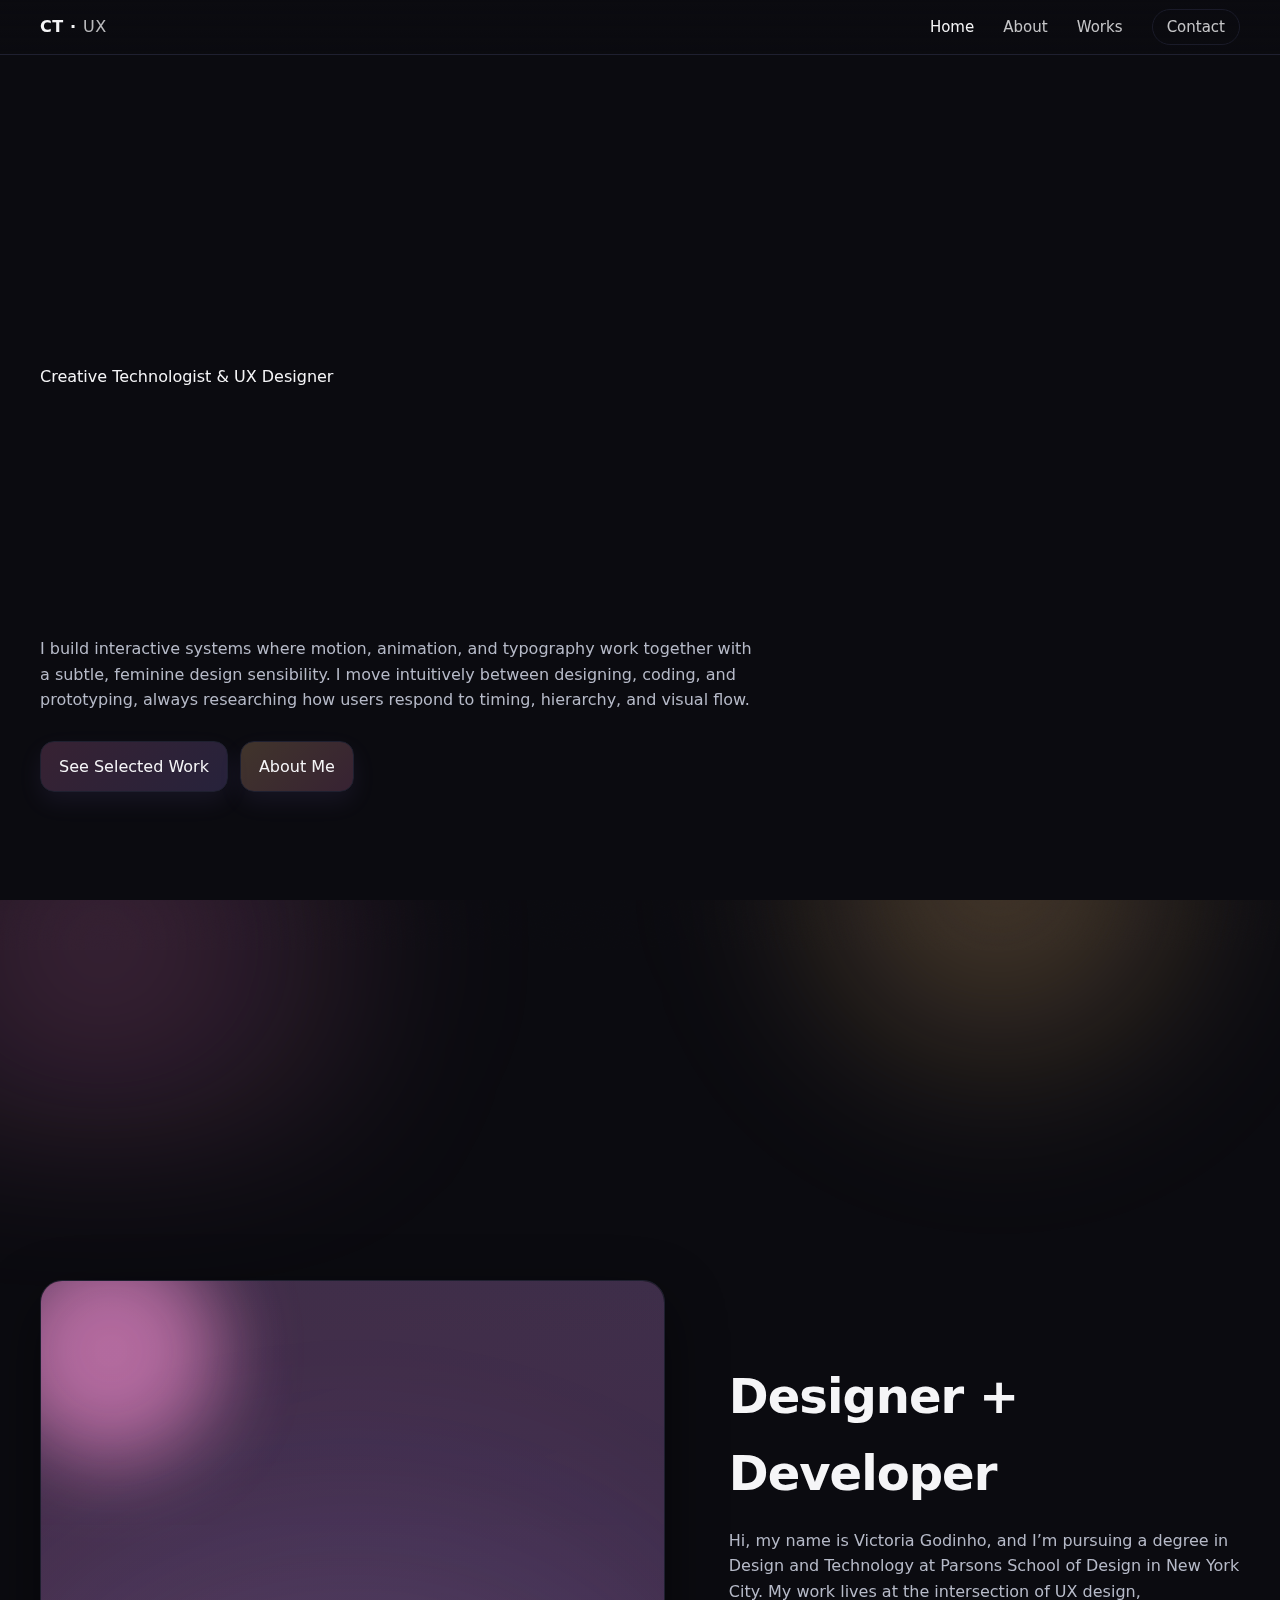
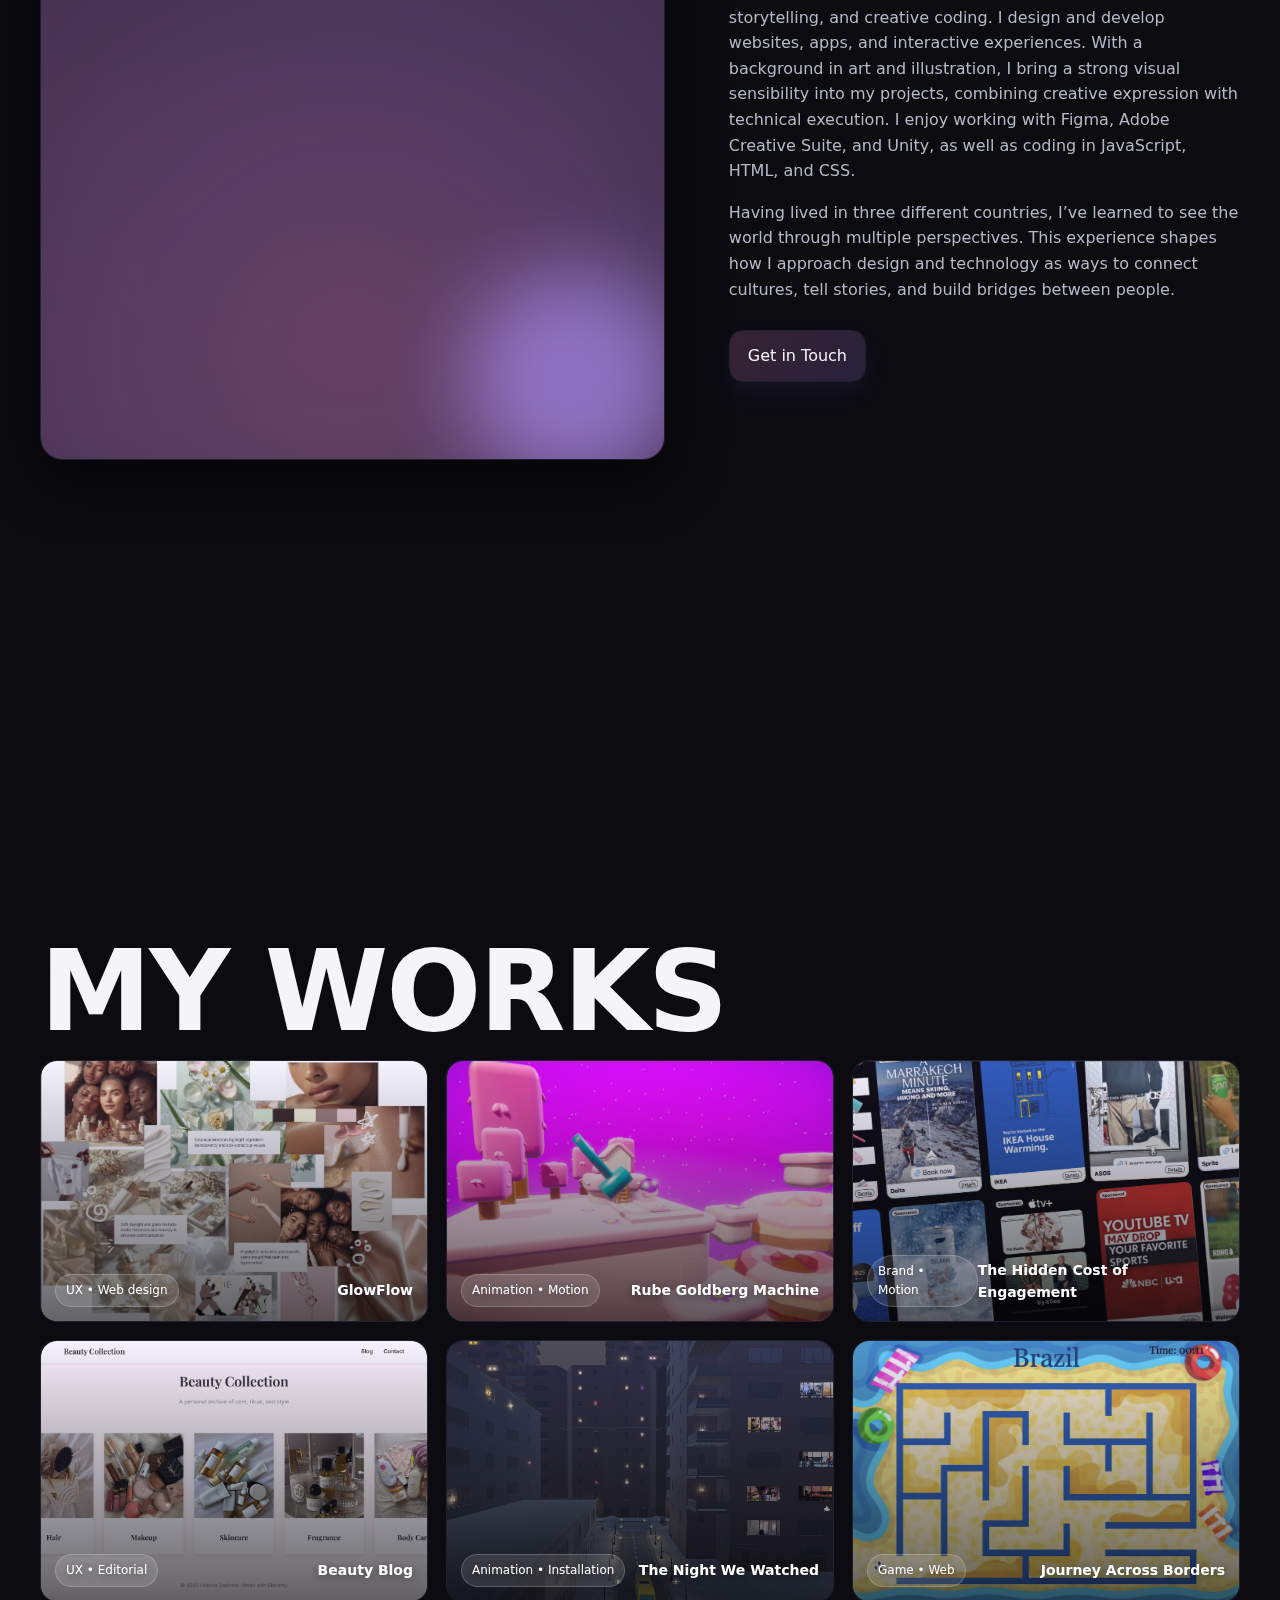
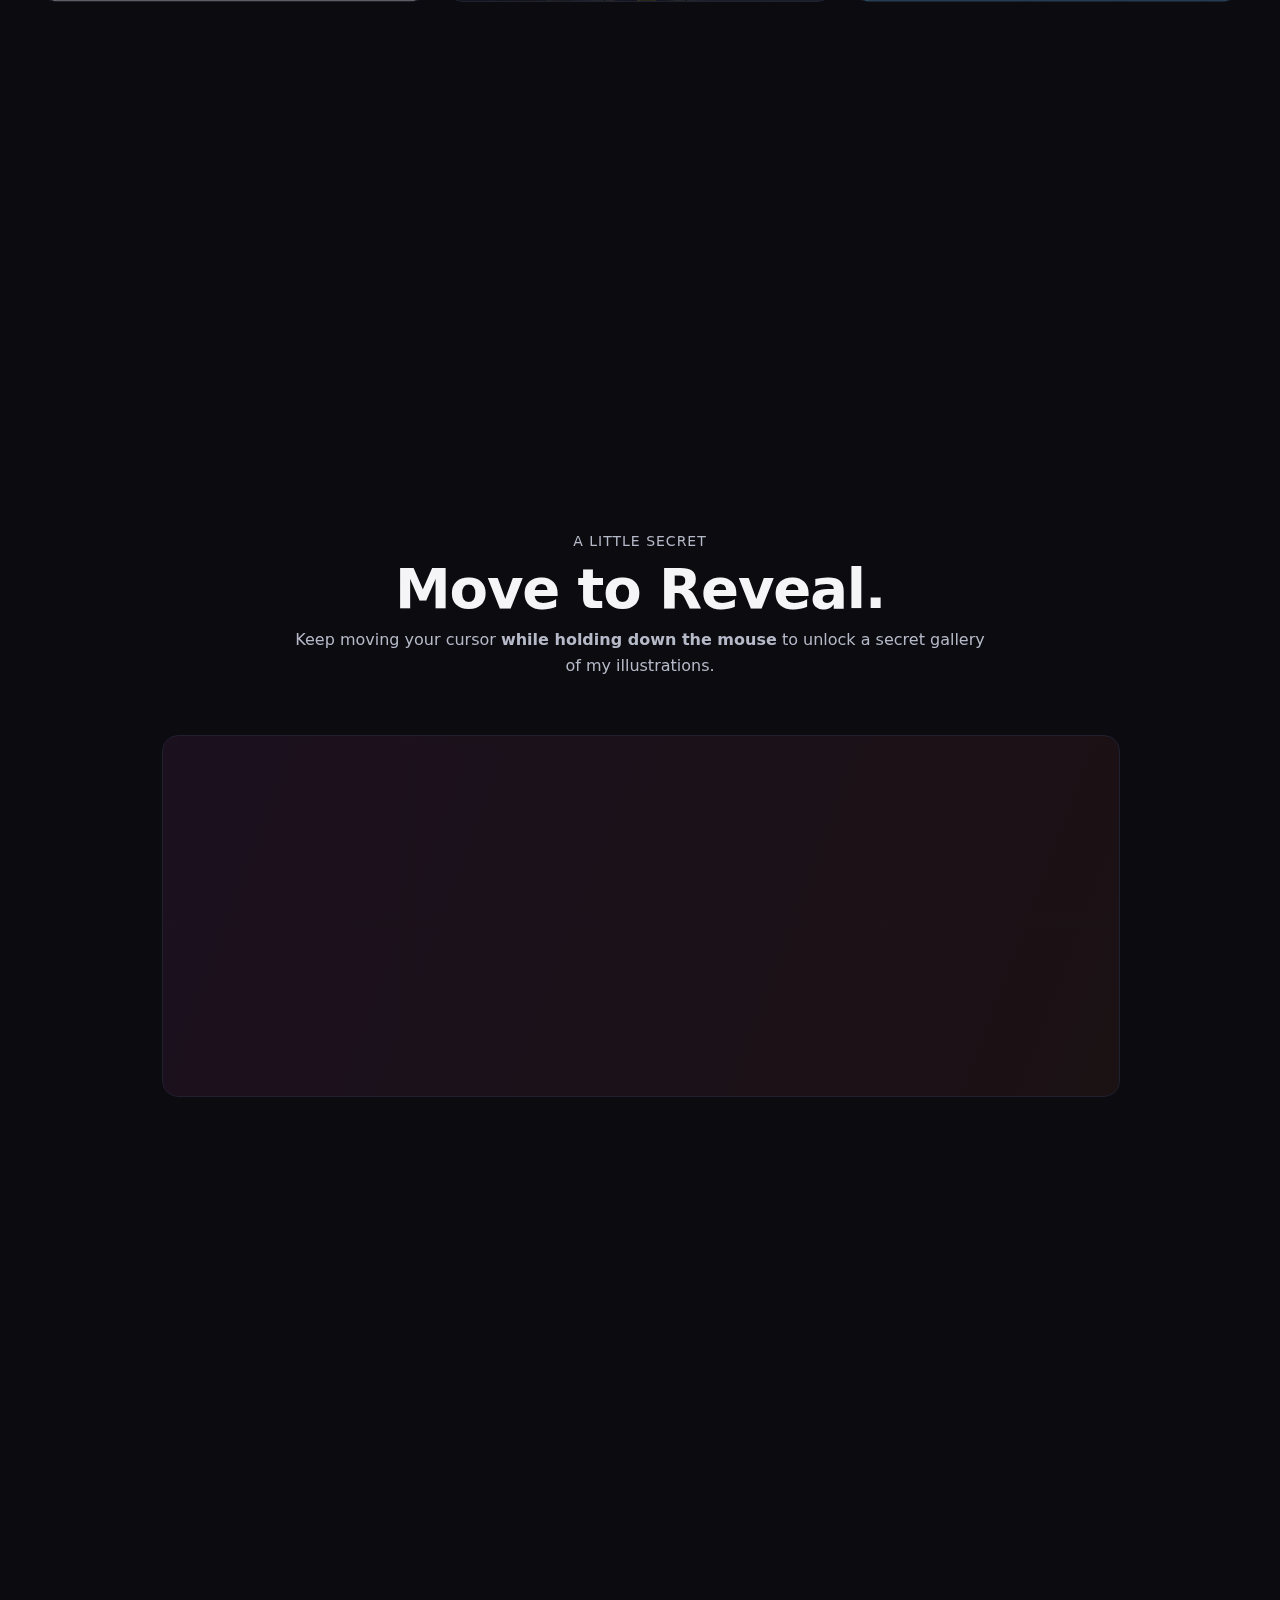
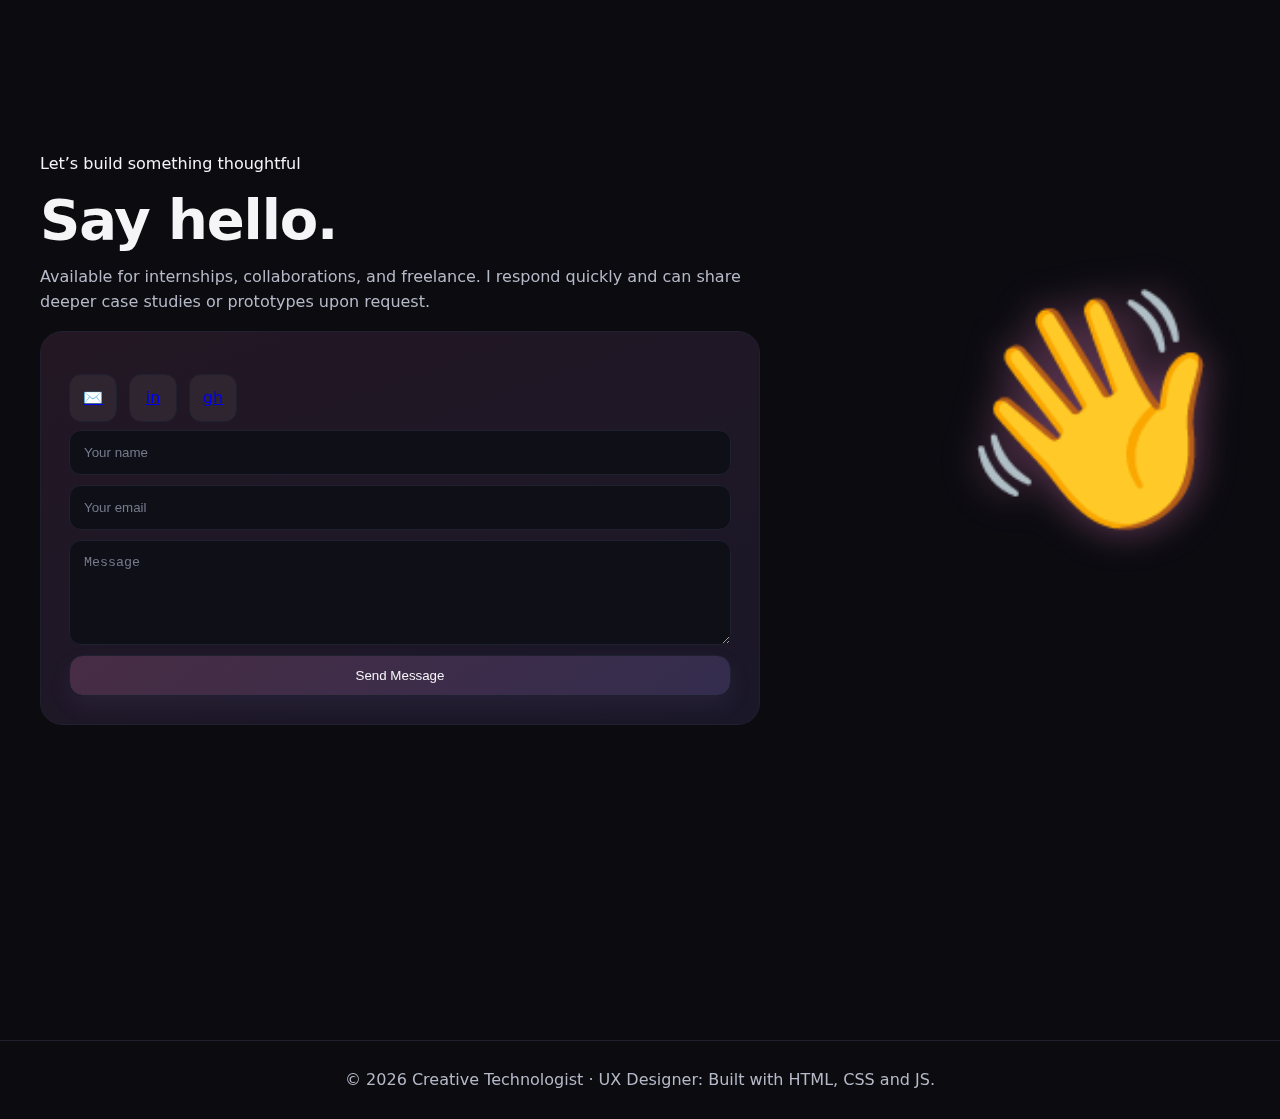
<file: index.html>
<!doctype html>
<html lang="en">
<head>
  <meta charset="utf-8" />
  <meta name="viewport" content="width=device-width, initial-scale=1" />
  <title>Creative Technologist · UX Designer — Portfolio</title>
  <link rel="stylesheet" href="css/style.css">
  <style>
    /* ----------------------------------
       ABOUT SECTION PHOTO STYLING (STATIC)
    ---------------------------------- */
    .about-photo {
      position: relative;
      aspect-ratio: 4/5;
      border-radius: var(--radius-xl);
      overflow: hidden;
      border: 1px solid var(--line);
      box-shadow: 0 20px 60px rgba(0, 0, 0, 0.45);
    }

    .about-photo::after {
      content: "";
      position: absolute;
      inset: 0;
      background:
        linear-gradient(to top, rgba(255,139,209,0.18), rgba(165,139,255,0.15)),
        url('media/victoria.jpg') center/cover no-repeat;
      filter: contrast(1.05) saturate(1.08);
      border-radius: inherit;
      opacity: 0.9;
      transition: opacity 0.4s ease;
    }

    .about-photo:hover::after {
      opacity: 1;
    }

    .about-photo::before {
      content: "";
      position: absolute;
      inset: -10%;
      background: radial-gradient(
        circle at 50% 80%,
        rgba(255,139,209,.25),
        rgba(165,139,255,.15),
        transparent 70%
      );
      filter: blur(60px);
      z-index: -1;
      opacity: 0.8;
      animation: glowPulse 6s ease-in-out infinite alternate;
    }

    @keyframes glowPulse {
      from { opacity: 0.6; }
      to   { opacity: 0.9; }
    }

    /* --- Unlock Gallery Section --- */
    #unlock-gallery {
      padding: 160px 0;
      position: relative;
    }

    .unlock-wrap {
      display: flex;
      flex-direction: column;
      align-items: center;
      gap: 40px;
      text-align: center;
    }

    .unlock-text {
      max-width: 700px;
      margin: 0 auto;
    }

    .unlock-text .eyebrow {
      color: var(--muted);
      letter-spacing: 1px;
      text-transform: uppercase;
      font-size: 14px;
      margin-bottom: 10px;
    }

    .unlock-canvas canvas {
      width: 100%;
      max-width: 960px;
      height: 360px;
      border-radius: 16px;
      border: 1px solid var(--line);
    }

    .unlock-text .subcopy {
      margin-top: 12px;
      color: var(--muted);
      font-size: clamp(16px, 1.2vw, 18px);
    }
  </style>
</head>
<body>
  <!-- Background layers -->
  <div class="bg-orbs" aria-hidden="true"></div>
  <div class="grain" aria-hidden="true"></div>

  <!-- Navigation -->
  <header>
    <nav class="nav">
      <div class="logo">CT · <span>UX</span></div>
      <div>
        <a href="#home" class="active">Home</a>
        <a href="#about">About</a>
        <a href="#works">Works</a>
        <a href="#contact" class="btn-ghost">Contact</a>
      </div>
    </nav>
  </header>

  <!-- HOME -->
  <section id="home">
    <div class="container hero">
      <div>
        <p class="eyebrow">Creative Technologist & UX Designer</p>
<h1 class="headline name-intro" data-kinetic>
  VICTORIA GODINHO
</h1>

        <p class="subcopy">
          I build interactive systems where motion, animation, and typography work together with a subtle, feminine design sensibility. I move intuitively between designing, coding, and prototyping, always researching how users respond to timing, hierarchy, and visual flow.
        </p>
        <div class="cta-row">
          <a href="#works" class="btn">See Selected Work</a>
          <a href="#about" class="btn alt">About Me</a>
        </div>
      </div>
    </div>
  </section>

  <!-- ABOUT -->
  <section id="about">
    <div class="container split">
      <div class="about-photo parallax" data-depth="0.12">
        <span class="orb o1"></span>
        <span class="orb o2"></span>
      </div>

      <div class="about-copy">
        <h2 data-scrub>Designer + Developer</h2>
        <p data-scrub>
Hi, my name is Victoria Godinho, and I’m pursuing a degree in Design and Technology at Parsons School of Design in New York City. My work lives at the intersection of UX design, storytelling, and creative coding.

I design and develop websites, apps, and interactive experiences. With a background in art and illustration, I bring a strong visual sensibility into my projects, combining creative expression with technical execution. I enjoy working with Figma, Adobe Creative Suite, and Unity, as well as coding in JavaScript, HTML, and CSS.
        </p>
        <p data-scrub>
Having lived in three different countries, I’ve learned to see the world through multiple perspectives. This experience shapes how I approach design and technology as ways to connect cultures, tell stories, and build bridges between people.
        </p>
        <div class="cta-row">
          <a href="#contact" class="btn">Get in Touch</a>
        </div>
      </div>
    </div>
  </section>

  <!-- WORKS -->
<section id="works">
  <div class="container">
    <h2 class="headline works-title" data-kinetic>MY WORKS</h2>
    </p>

    <div class="spacer-lg"></div>

    <div class="grid">
      <a href="works/glowflow.html" class="card-link">
        <article class="card">
          <div class="shine"></div>
          <img src="media/glowflow-thumbnail.jpg" alt="GlowFlow Project Thumbnail">
          <div class="meta">
            <span class="tag">UX • Web design</span>
            <span class="title">GlowFlow</span>
          </div>
        </article>
      </a>

      <a href="works/rube.html" class="card-link">
        <article class="card">
          <div class="shine"></div>
          <img src="media/rube.png" alt="Rube Project Thumbnail">
          <div class="meta">
            <span class="tag">Animation • Motion</span>
            <span class="title">Rube Goldberg Machine</span>
          </div>
        </article>
      </a>

      <a href="works/instagram.html" class="card-link">
        <article class="card">
          <div class="shine"></div>
          <img src="media/ads-thumbnail.jpg" alt="Instagram Project Thumbnail">
          <div class="meta">
            <span class="tag">Brand • Motion</span>
            <span class="title">The Hidden Cost of Engagement</span>
          </div>
        </article>
      </a>

      <a href="works/beautyblog.html" class="card-link">
        <article class="card">
          <div class="shine"></div>
          <img src="media/beauty.png" alt="Beauty Blog Project Thumbnail">
          <div class="meta">
            <span class="tag">UX • Editorial</span>
            <span class="title">Beauty Blog</span>
          </div>
        </article>
      </a>

      <a href="works/night.html" class="card-link">
        <article class="card">
          <div class="shine"></div>
          <img src="media/night.png" alt="Night Project Thumbnail">
          <div class="meta">
            <span class="tag">Animation • Installation</span>
            <span class="title">The Night We Watched</span>
          </div>
        </article>
      </a>

      <a href="works/journey.html" class="card-link">
        <article class="card">
          <div class="shine"></div>
          <img src="media/p5-thumbnail.jpg" alt="Journey Project Thumbnail">
          <div class="meta">
            <span class="tag">Game • Web</span>
            <span class="title">Journey Across Borders</span>
          </div>
        </article>
      </a>
    </div>
  </div>
</section>


  <!-- UNLOCK GALLERY -->
  <section id="unlock-gallery">
    <div class="container unlock-wrap">
      <div class="unlock-text">
        <p class="eyebrow">A Little Secret</p>
        <h2 class="headline" style="font-size: clamp(28px,5vw,56px);" data-kinetic>
          Move to Reveal.
        </h2>
        <p class="subcopy">
            Keep moving your cursor <b>while holding down the mouse</b> to unlock a secret gallery of my illustrations.
        </p>
      </div>

      <div class="unlock-canvas">
        <canvas id="trail" width="960" height="360"></canvas>
      </div>
    </div>
  </section>

<!-- CONTACT -->
<section id="contact">
  <div class="container contact-wrap">
    <div class="contact-content">
      <p class="eyebrow">Let’s build something thoughtful</p>
      <h2 class="headline" style="font-size: clamp(28px,5vw,56px);" data-kinetic>Say hello.</h2>
      <p class="subcopy">
        Available for internships, collaborations, and freelance.
        I respond quickly and can share deeper case studies or prototypes upon request.
      </p>

      <div class="contact-card">
        <div class="icon-row">
          <a class="ico" href="mailto:victoriagodinho2005@gmail.com" title="Email">✉️</a>
          <a class="ico" href="https://www.linkedin.com/in/victoria-godinho-de-azevedo-883a2827a/" title="LinkedIn">in</a>
          <a class="ico" href="https://github.com/VictoriaGodinho" title="GitHub">gh</a>
        </div>

<form
  action="https://formspree.io/f/xeorbllj"
  method="POST"
  class="contact-form"
>
  <input class="field" type="text" name="name" placeholder="Your name" required>
  <input class="field" type="email" name="email" placeholder="Your email" required>
  <textarea class="field" name="message" rows="5" placeholder="Message"></textarea>
  <button class="btn send" type="submit">Send Message</button>
</form>

      </div>
    </div>

    <!-- Giant Waving Emoji -->
    <div class="contact-emoji" aria-hidden="true">👋</div>
  </div>
</section>


  <!-- FOOTER -->
  <footer>
    © <span id="year"></span> Creative Technologist · UX Designer: Built with HTML, CSS and JS.
  </footer>

  <script src="js/script.js"></script>
</body>
</html>
</file>
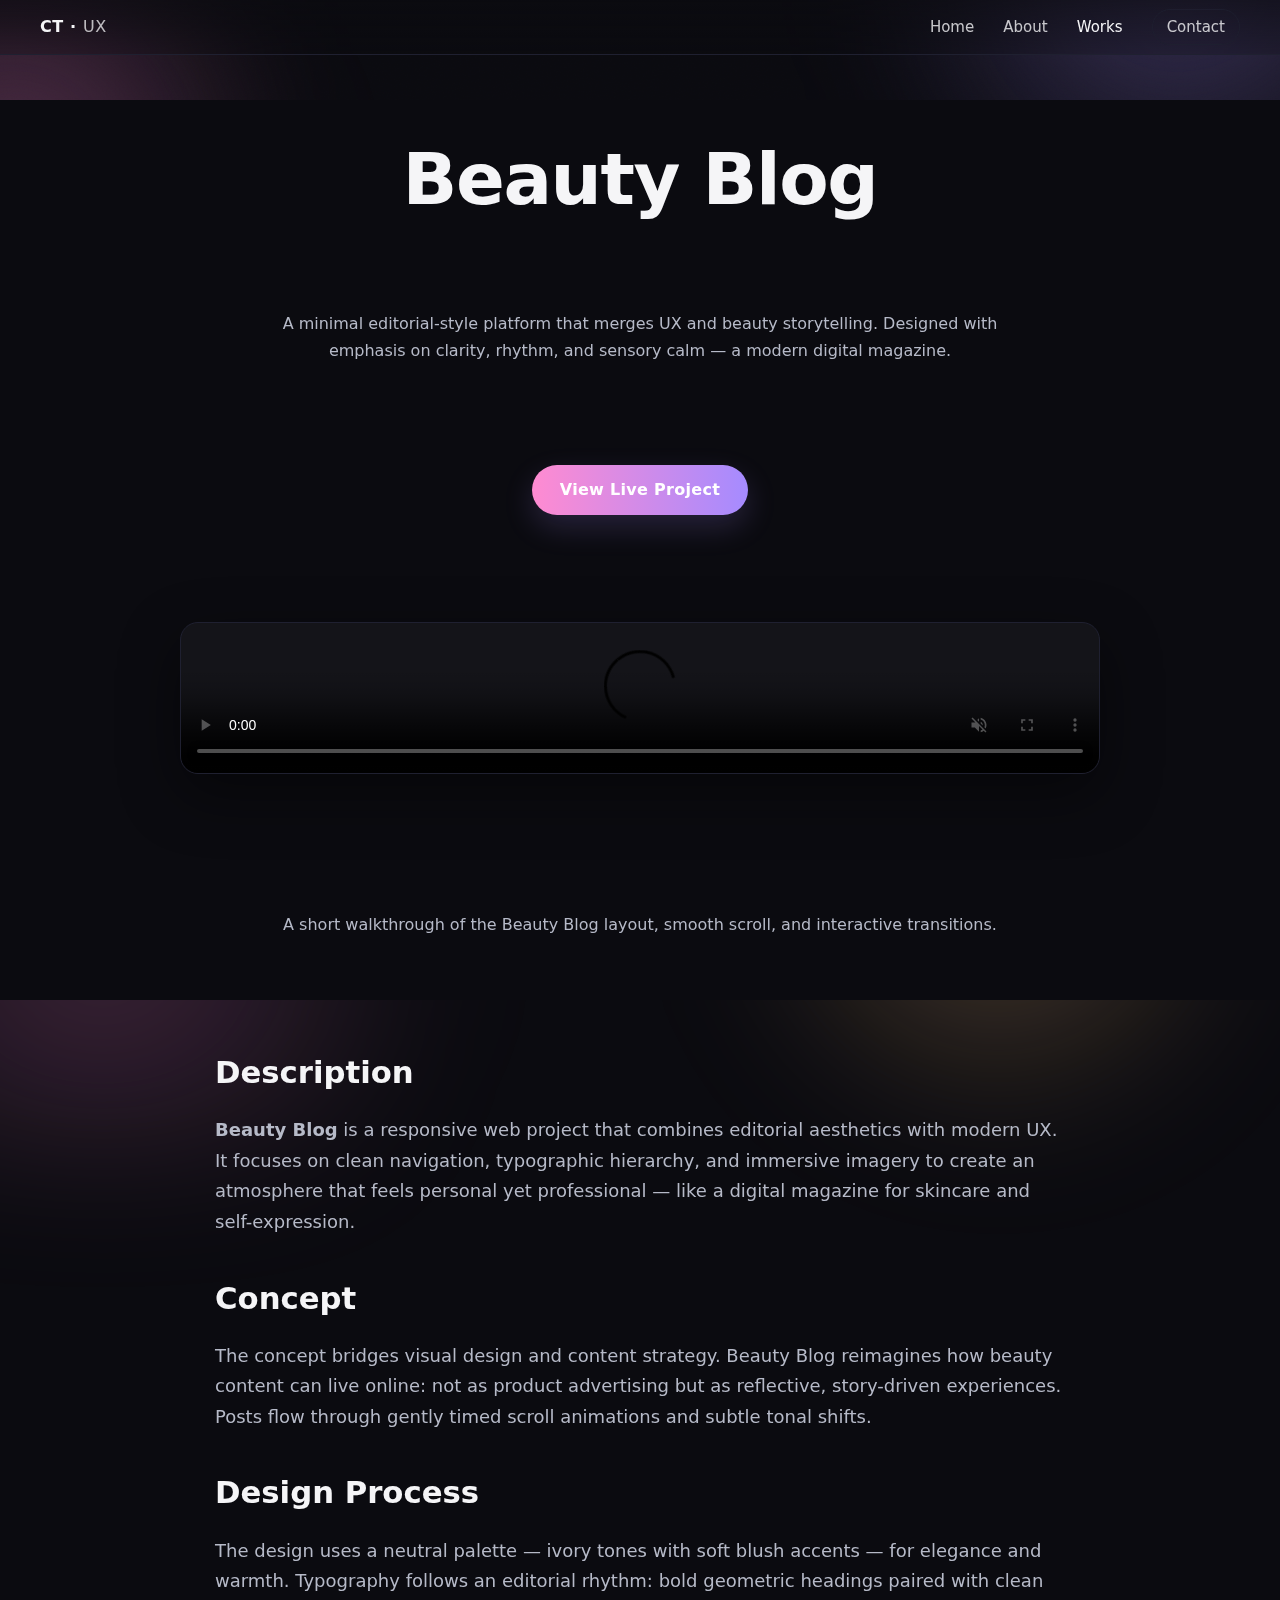
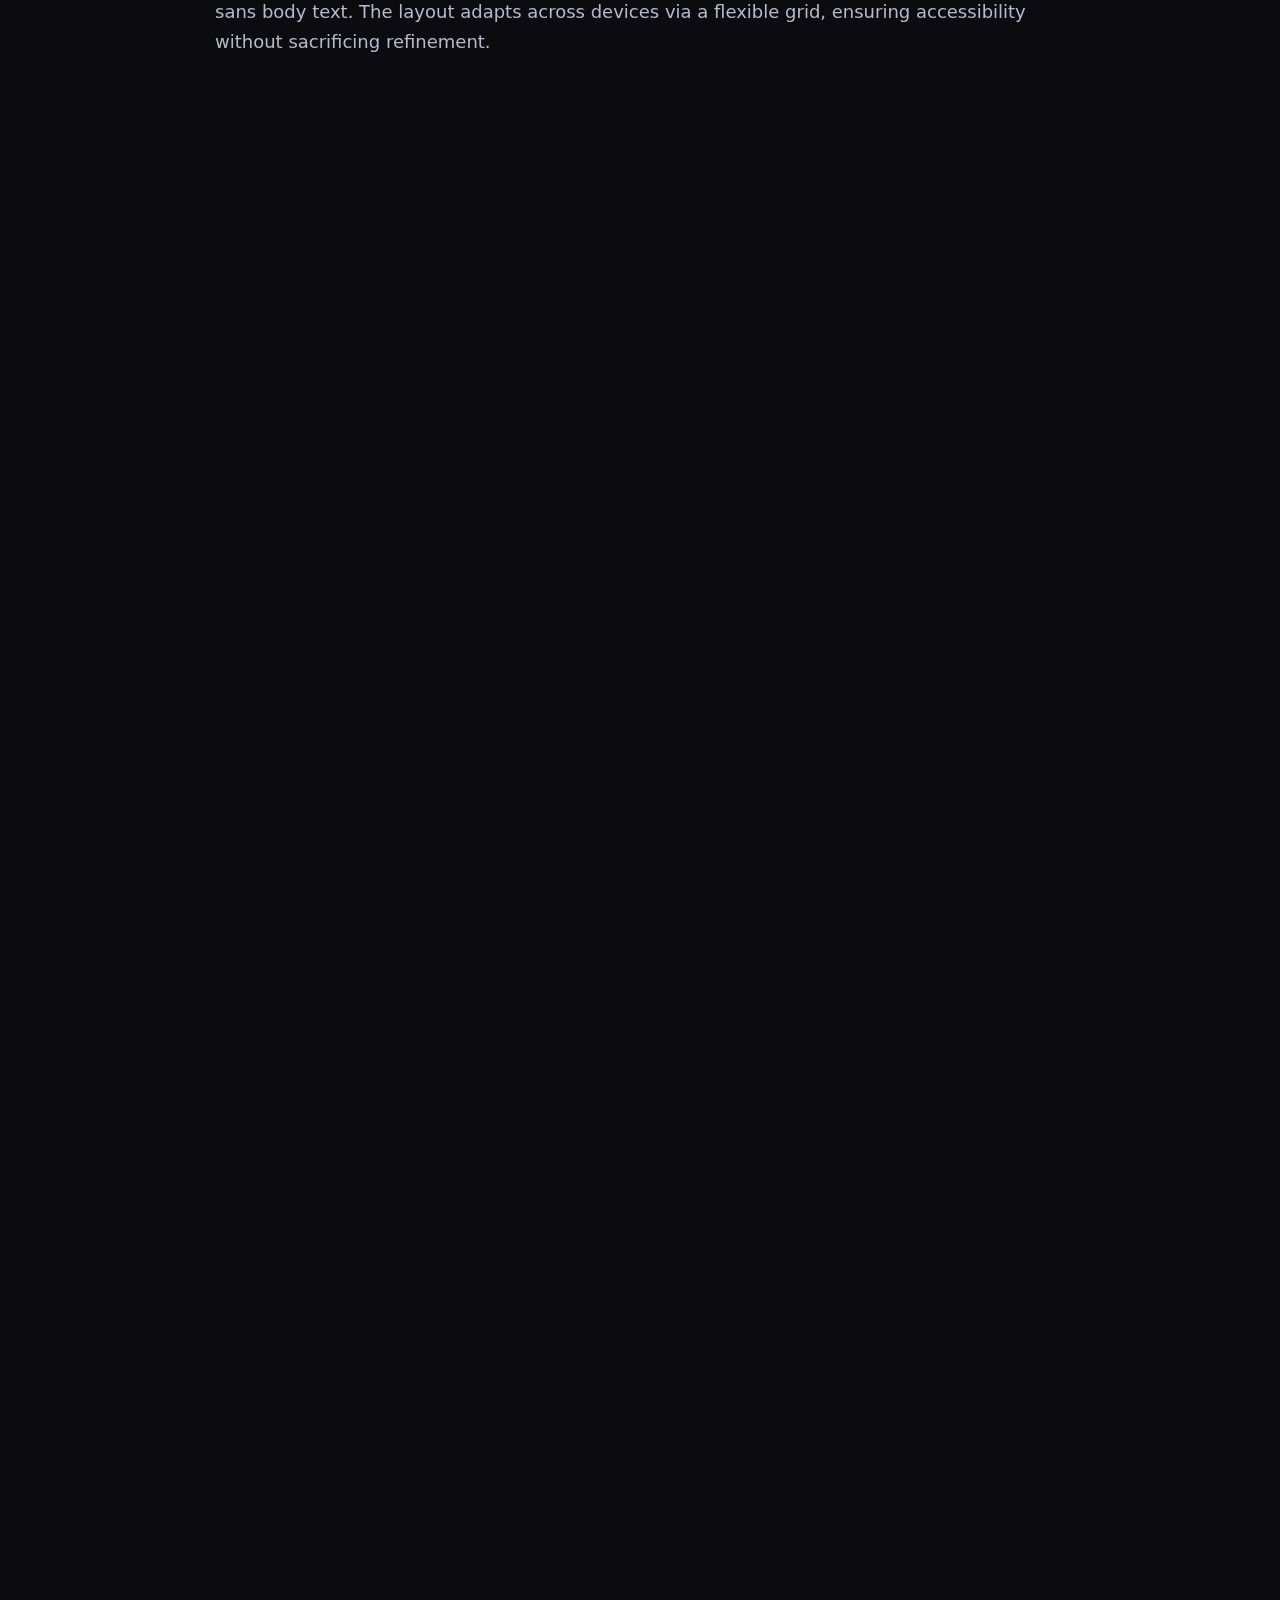
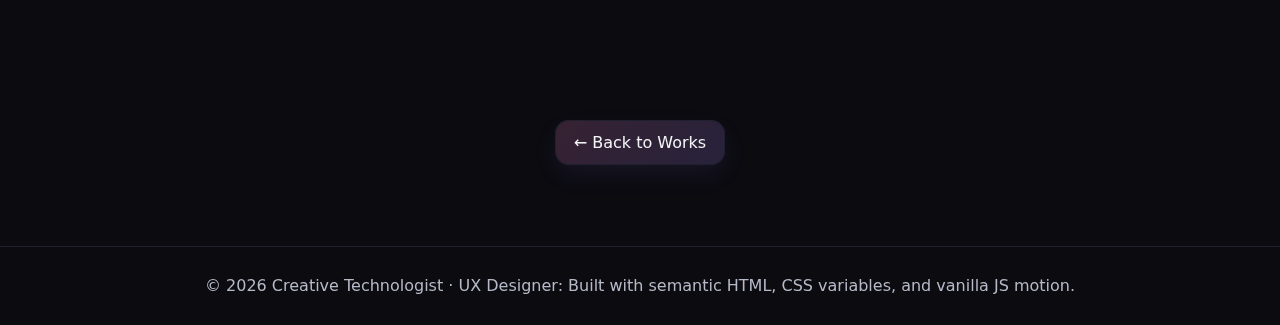
<file: works/beautyblog.html>
<!doctype html>
<html lang="en">
<head>
  <meta charset="utf-8" />
  <meta name="viewport" content="width=device-width, initial-scale=1" />
  <title>Beauty Blog — Editorial UX Design</title>
  <link rel="stylesheet" href="../css/style.css">
  <style>
    /* --- Compact Project Intro --- */
    .project-intro {
      max-width: 920px;
      margin: 100px auto 36px;
      text-align: center;
      padding: 0 20px;
    }
    .project-intro h1 {
      font-size: clamp(42px, 6vw, 72px);
      font-weight: 800;
      line-height: 1.1;
      margin-bottom: 12px;
    }
    .project-intro p {
      color: var(--muted);
      font-size: clamp(16px, 1.2vw, 18px);
      line-height: 1.7;
      max-width: 760px;
      margin: 0 auto 22px;
    }

    /* Live button */
    .btn-live {
      display: inline-block;
      margin-bottom: 28px;
      padding: 12px 28px;
      border-radius: 999px;
      background: linear-gradient(90deg,#ff8bd1,#a58bff);
      color: #fff;
      text-decoration: none;
      font-weight: 600;
      letter-spacing: .3px;
      transition: transform .25s var(--ease-std), box-shadow .25s var(--ease-std);
      box-shadow: 0 12px 30px rgba(165,139,255,.18);
    }
    .btn-live:hover { transform: translateY(-2px); box-shadow: 0 18px 44px rgba(165,139,255,.24); }

    /* Video */
    .video-frame {
      display: flex;
      justify-content: center;
      align-items: center;
      margin: 0 auto 50px;
      width: 100%;
    }
    .video-frame video {
      width: 100%;
      max-width: 920px;
      border-radius: 18px;
      border: 1px solid var(--line);
      box-shadow: 0 20px 60px rgba(0,0,0,.45);
      background: rgba(255,255,255,.04);
      transition: transform .4s var(--ease-std), box-shadow .4s var(--ease-std);
    }
    .video-frame video:hover { transform: scale(1.015); box-shadow: 0 30px 80px rgba(165,139,255,.15); }

    /* Text Sections */
    .content-section {
      max-width: 850px;
      margin: 48px auto 12px;
      padding: 0 24px;
    }
    .content-section h2 {
      font-family: var(--font-display);
      font-size: clamp(24px, 2.4vw, 32px);
      margin-top: 36px;
      margin-bottom: 10px;
    }
    .content-section p { color: var(--muted); font-size: 18px; line-height: 1.7; }

    /* Smooth reveal gallery (same pattern as early GlowFlow) */
    .gallery-section {
      width: 100%;
      overflow: hidden;
      padding: 22px 0 80px;
    }
    .gallery-block {
      position: relative;
      width: 100%;
      margin: 0 auto 42px;
      max-width: 1200px;
      display: flex;
      flex-direction: column;
      align-items: center;
      padding: 0 20px;
    }
    .gallery-block img, 
    .gallery-block video {
      width: 100%;
      border: 1px solid var(--line);
      box-shadow: 0 20px 60px rgba(0,0,0,.45);
      opacity: 0;
      transform: translateY(40px);
      transition: opacity 1s var(--ease-std), transform 1s var(--ease-std);
    }
    .gallery-block.visible img,
    .gallery-block.visible video { opacity: 1; transform: translateY(0); }

    .caption {
      max-width: 720px;
      margin-top: 18px;
      color: var(--muted);
      font-size: 16.5px;
      text-align: center;
      line-height: 1.6;
      opacity: 0;
      transform: translateY(16px);
      transition: opacity 1s var(--ease-std) .15s, transform 1s var(--ease-std) .15s;
    }
    .gallery-block.visible .caption { opacity: 1; transform: translateY(0); }

    .back-row { text-align: center; margin: 80px 0 90px; }
  </style>
</head>
<body>
  <!-- Background layers -->
  <div class="bg-orbs" aria-hidden="true"></div>
  <div class="grain" aria-hidden="true"></div>

  <!-- Navigation -->
  <header>
    <nav class="nav">
      <div class="logo">CT · <span>UX</span></div>
      <div>
        <a href="../index.html">Home</a>
        <a href="../index.html#about">About</a>
        <a href="../index.html#works" class="active">Works</a>
        <a href="../index.html#contact" class="btn-ghost">Contact</a>
      </div>
    </nav>
  </header>

  <!-- Project Intro -->
  <section class="project-intro">
    <h1 class="headline" data-kinetic>Beauty Blog</h1>
    <p>
      A minimal editorial-style platform that merges UX and beauty storytelling.
      Designed with emphasis on clarity, rhythm, and sensory calm — a modern digital magazine.
    </p>

    <!-- Live Project Button -->
    <a href="https://victoriagodinho.github.io/BeautyBlog/" target="_blank" rel="noopener noreferrer" class="btn-live">View Live Project</a>

    <div class="video-frame">
      <video controls playsinline muted loop poster="https://images.unsplash.com/photo-1504711434969-e33886168f5c?q=80&w=1200&auto=format&fit=crop">
        <source src="../media/beautyblog-demo.MOV" type="video/MOV">
        Your browser does not support the video tag.
      </video>
    </div>
    <p class="subcopy" style="text-align:center; margin-top: 8px;">
      A short walkthrough of the Beauty Blog layout, smooth scroll, and interactive transitions.
    </p>
  </section>

  <!-- Description / Concept / Process -->
  <div class="content-section">
    <h2>Description</h2>
    <p>
      <strong>Beauty Blog</strong> is a responsive web project that combines editorial aesthetics with modern UX.
      It focuses on clean navigation, typographic hierarchy, and immersive imagery to create an atmosphere
      that feels personal yet professional — like a digital magazine for skincare and self-expression.
    </p>

    <h2>Concept</h2>
    <p>
      The concept bridges visual design and content strategy. Beauty Blog reimagines how beauty content can live online:
      not as product advertising but as reflective, story-driven experiences. Posts flow through gently timed scroll
      animations and subtle tonal shifts.
    </p>

    <h2>Design Process</h2>
    <p>
      The design uses a neutral palette — ivory tones with soft blush accents — for elegance and warmth.
      Typography follows an editorial rhythm: bold geometric headings paired with clean sans body text.
      The layout adapts across devices via a flexible grid, ensuring accessibility without sacrificing refinement.
    </p>
  </div>

  <!-- Smooth Reveal Gallery (GlowFlow-style) -->
  <section class="gallery-section">
    <div class="gallery-block">
      <img src="../media/homepage.png" alt="home">
      <p class="caption">Home Page</p>
    </div>

    <div class="gallery-block">
      <img src="../media/contact.png" alt="Contact">
      <p class="caption">Contact Page</p>
    </div>

  </section>

  <!-- Back Button -->
  <div class="back-row">
    <a href="../index.html#works" class="btn">← Back to Works</a>
  </div>

  <!-- Footer -->
  <footer>
    © <span id="year"></span> Creative Technologist · UX Designer: Built with semantic HTML, CSS variables, and vanilla JS motion.
  </footer>

  <script src="../js/script.js"></script>
  <script>
    /* Reveal-on-scroll for gallery blocks (same behavior as earlier GlowFlow) */
    const blocks = document.querySelectorAll('.gallery-block');
    const obs = new IntersectionObserver((entries) => {
      entries.forEach(entry => {
        if (entry.isIntersecting) {
          entry.target.classList.add('visible');
          obs.unobserve(entry.target);
        }
      });
    }, { threshold: 0.3 });
    blocks.forEach(b => obs.observe(b));
  </script>
</body>
</html>
</file>
<file: css/style.css>
/* ----------------------------------
   GLOBAL THEME VARIABLES
---------------------------------- */
:root {
  --bg: #0b0b10;
  --ink: #f5f5f7;
  --muted: #b6bac8;
  --card: #121219;
  --line: #1f2030;
  --accent: #ff8bd1;
  --accent-2: #a58bff;
  --accent-3: #ffc78a;
  --shadow: 0 10px 30px rgba(0, 0, 0, 0.35);

  --radius-xl: 22px;
  --radius-lg: 16px;
  --radius-md: 12px;
  --maxw: 1200px;

  --font-display: 'Poppins', system-ui, sans-serif;
  --font-text: 'Inter', system-ui, sans-serif;
  --ease-std: cubic-bezier(.2, .7, .2, 1);
}

/* ----------------------------------
   BASE STYLES
---------------------------------- */
html, body {
  height: 100%;
  scroll-behavior: smooth;
  background: var(--bg);
  color: var(--ink);
}

body {
  margin: 0;
  font-family: var(--font-text);
  line-height: 1.6;
  overflow-x: hidden;
}

/* Background Animations */
@keyframes gradientMove {
  0% { filter: hue-rotate(0deg) saturate(110%); }
  50% { filter: hue-rotate(25deg) saturate(120%); }
  100% { filter: hue-rotate(0deg) saturate(110%); }
}

.bg-orbs {
  position: fixed;
  inset: -20vmax;
  z-index: -2;
  filter: blur(70px) saturate(115%);
  background:
    radial-gradient(35vmax 35vmax at 15% 30%, rgba(255,139,209,.35), transparent 60%),
    radial-gradient(40vmax 40vmax at 80% 15%, rgba(165,139,255,.33), transparent 60%),
    radial-gradient(35vmax 35vmax at 70% 80%, rgba(255,199,138,.30), transparent 60%),
    radial-gradient(45vmax 45vmax at 20% 85%, rgba(255,139,209,.22), transparent 60%);
  animation: gradientMove 18s ease-in-out infinite alternate;
}

.grain {
  position: fixed;
  inset: -50px;
  z-index: -1;
  pointer-events: none;
  opacity: .07;
  mix-blend-mode: soft-light;
  background-image: url("data:image/svg+xml;utf8,<svg xmlns='http://www.w3.org/2000/svg' width='1200' height='1200'><filter id='n'><feTurbulence type='fractalNoise' baseFrequency='0.75' numOctaves='2' stitchTiles='stitch'/></filter><rect width='100%' height='100%' filter='url(%23n)' opacity='0.7'/></svg>");
  animation: grain 1.5s steps(2) infinite;
}

@keyframes grain {
  0% { transform: translate(0, 0); }
  100% { transform: translate(-10px, -8px); }
}

/* ----------------------------------
   NAVIGATION
---------------------------------- */
header {
  position: fixed;
  top: 0; left: 0; right: 0;
  z-index: 1000;
  backdrop-filter: blur(10px);
  background: linear-gradient(rgba(11,11,16,.65), rgba(11,11,16,.25));
  border-bottom: 1px solid var(--line);
}

.nav {
  max-width: var(--maxw);
  margin: 0 auto;
  display: flex;
  align-items: center;
  justify-content: space-between;
  padding: 14px 20px;
}

.logo {
  font-family: var(--font-display);
  letter-spacing: .6px;
  font-weight: 700;
  font-size: clamp(16px, 1.2vw, 18px);
}

.logo span {
  opacity: .75;
  font-weight: 500;
}

.nav a {
  color: var(--ink);
  text-decoration: none;
  margin-left: 24px;
  font-size: 15px;
  opacity: .8;
  transition: opacity .25s;
}

.nav a:hover,
.nav a.active {
  opacity: 1;
}

.btn-ghost {
  border: 1px solid var(--line);
  padding: 8px 14px;
  border-radius: 999px;
}

/* ----------------------------------
   SECTIONS
---------------------------------- */
section {
  min-height: 100svh;
  display: grid;
  place-items: center;
  padding: 120px 24px 80px;
  position: relative;
}

.container {
  width: min(100%, var(--maxw));
  margin: 0 auto;
}

/* HERO */
.hero {
  display: grid;
  align-items: center;
  grid-template-columns: 1fr;
  gap: 48px;
}

.headline {
  font-family: var(--font-display);
  font-weight: 800;
  line-height: .95;
  letter-spacing: -0.02em;
  font-size: clamp(42px, 9vw, 112px);
  margin: 0;
}

.subcopy {
  max-width: 720px;
  color: var(--muted);
  font-size: clamp(16px, 1.2vw, 18px);
  margin-top: 18px;
}

.cta-row {
  display: flex;
  gap: 12px;
  margin-top: 28px;
  flex-wrap: wrap;
}

.btn {
  background: linear-gradient(135deg, rgba(255,139,209,.18), rgba(165,139,255,.18));
  border: 1px solid var(--line);
  padding: 12px 18px;
  border-radius: 14px;
  color: var(--ink);
  text-decoration: none;
  transition: transform .2s var(--ease-std), box-shadow .2s var(--ease-std), background .4s;
  box-shadow: 0 10px 25px rgba(165,139,255,.08);
}

.btn:hover {
  transform: translateY(-2px);
  box-shadow: 0 16px 36px rgba(165,139,255,.12);
  background: linear-gradient(135deg, rgba(255,139,209,.28), rgba(165,139,255,.28));
}

.btn.alt {
  background: linear-gradient(135deg, rgba(255,199,138,.22), rgba(255,139,209,.18));
}

/* ABOUT */
.split {
  display: grid;
  grid-template-columns: 1.1fr .9fr;
  gap: clamp(24px, 5vw, 64px);
  align-items: center;
}

.about-photo {
  position: relative;
  aspect-ratio: 4/5;
  border-radius: var(--radius-xl);
  background: linear-gradient(160deg, rgba(255,139,209,.15), rgba(165,139,255,.12));
  overflow: hidden;
  border: 1px solid var(--line);
  box-shadow: var(--shadow);
  z-index: 0;
}

.about-photo::after {
  content: "";
  position: absolute;
  inset: 0;
  background: url('https://images.unsplash.com/photo-1519345182560-3f2917c472ef?q=80&w=1200&auto=format&fit=crop') center/cover no-repeat;
  filter: contrast(1.02) saturate(1.05);
  mix-blend-mode: screen;
  opacity: .65;
}

.about-photo .orb {
  position: absolute;
  width: 220px;
  height: 220px;
  border-radius: 50%;
  filter: blur(40px);
  opacity: .6;
}

.o1 { background: #ff8bd1; top: -40px; left: -40px; }
.o2 { background: #a58bff; bottom: -30px; right: -20px; }

.about-copy h2 {
  font-family: var(--font-display);
  font-size: clamp(28px, 4vw, 48px);
  letter-spacing: -.02em;
  margin: 0 0 10px;
}

.about-copy p {
  color: var(--muted);
  font-size: clamp(16px, 1.2vw, 18px);
}

/* ----------------------------------
   WORKS GRID
---------------------------------- */
.grid {
  display: grid;
  grid-template-columns: repeat(3, 1fr);
  gap: 18px;
}

.card {
  position: relative;
  border-radius: var(--radius-lg);
  overflow: hidden;
  background: var(--card);
  border: 1px solid var(--line);
  cursor: pointer;
  isolation: isolate;
  transform: translateZ(0);
}

/* ✨ Soft dark overlay for harmony + readability */
.card::after {
  content: "";
  position: absolute;
  inset: 0;
  background: linear-gradient(
    to top,
    rgba(11, 11, 16, 0.75),
    rgba(165, 139, 255, 0.12)
  );
  opacity: 0.85;
  transition: opacity 0.4s ease;
  z-index: 1;
  border-radius: inherit;
}

/* Lighten overlay slightly on hover */
.card:hover::after {
  opacity: 0.65;
}

.card img {
  width: 100%;
  height: 260px;
  object-fit: cover;
  display: block;
  border-radius: inherit;
  transition: transform .7s var(--ease-std), opacity .4s;
  position: relative;
  z-index: 0;
}

.card:hover img {
  transform: scale(1.06);
  opacity: .9;
}

/* Text above overlay, white for contrast */
.card .meta {
  position: absolute;
  inset: auto 14px 14px 14px;
  z-index: 2;
  display: flex;
  justify-content: space-between;
  align-items: center;
  color: #fff;
  text-shadow: 0 2px 8px rgba(0, 0, 0, 0.45);
}

.tag {
  font-size: 12px;
  padding: 6px 10px;
  border-radius: 999px;
  background: rgba(255, 255, 255, 0.12);
  border: 1px solid rgba(255, 255, 255, 0.2);
  color: #fff;
}

.title {
  font-weight: 700;
  font-size: 14px;
  color: #fff;
}

.shine {
  position: absolute;
  inset: 0;
  border-radius: inherit;
  background: radial-gradient(
    400px 200px at var(--mx, 50%) var(--my, 50%),
    rgba(255, 255, 255, 0.08),
    transparent 55%
  );
  mix-blend-mode: screen;
  z-index: 1;
  transition: opacity .2s;
  opacity: 0;
  pointer-events: none;
}

.card:hover .shine { opacity: 1; }

/* ----------------------------------
   CONTACT
---------------------------------- */
.contact-wrap {
  display: grid;
  gap: 18px;
  grid-template-columns: 1.2fr .8fr;
  align-items: center;
}

.contact-card {
  background: linear-gradient(160deg, rgba(255,139,209,.10), rgba(165,139,255,.10));
  border: 1px solid var(--line);
  border-radius: var(--radius-xl);
  padding: 28px;
  position: relative;
  overflow: hidden;
}

.icon-row {
  display: flex;
  gap: 12px;
  flex-wrap: wrap;
  margin: 14px 0 8px;
}

.ico {
  width: 46px;
  height: 46px;
  border-radius: 12px;
  display: grid;
  place-items: center;
  border: 1px solid var(--line);
  background: rgba(255, 255, 255, .06);
  transition: transform .2s var(--ease-std), box-shadow .2s;
}

.ico:hover {
  transform: translateY(-3px);
  box-shadow: 0 10px 20px rgba(165,139,255,.18);
}

.contact-form {
  display: grid;
  gap: 10px;
}

.field {
  background: #0f1017;
  border: 1px solid var(--line);
  border-radius: 12px;
  padding: 14px;
  color: var(--ink);
}

.field::placeholder { color: #757a8c; }

/* CONTACT SECTION WITH WAVE EMOJI */
#contact {
  position: relative;
  padding: 160px 0;
}

.contact-wrap {
  display: flex;
  align-items: flex-start;
  justify-content: space-between;
  gap: 60px;
  position: relative;
}

.contact-content {
  flex: 1 1 60%;
  max-width: 720px;
}

.contact-emoji {
  flex: 0 0 auto;
  font-size: clamp(120px, 18vw, 280px);
  line-height: 1;
  animation: wave 2s infinite ease-in-out;
  filter: drop-shadow(0 0 20px rgba(255, 139, 209, 0.4));
  transform-origin: 70% 70%;
  user-select: none;
  margin-top: 160px;
}

@keyframes wave {
  0%, 60%, 100% { transform: rotate(0deg); }
  10%, 30% { transform: rotate(15deg); }
  20%, 40% { transform: rotate(-8deg); }
}

/* Responsive adjustments */
@media (max-width: 900px) {
  .contact-wrap {
    flex-direction: column;
    align-items: center;
    text-align: center;
  }

  .contact-emoji {
    order: -1;
    margin-bottom: 40px;
  }
}

/* ----------------------------------
   FOOTER
---------------------------------- */
footer {
  border-top: 1px solid var(--line);
  padding: 26px 20px;
  color: var(--muted);
  text-align: center;
}

/* ----------------------------------
   RESPONSIVE
---------------------------------- */
@media (max-width: 980px) {
  .split { grid-template-columns: 1fr; }
  .grid { grid-template-columns: 1fr 1fr; }
  .contact-wrap { grid-template-columns: 1fr; }
}

@media (max-width: 640px) {
  .grid { grid-template-columns: 1fr; }
  .headline { font-size: clamp(36px, 11vw, 96px); }
}

/* ----------------------------------
   UNLOCK MESSAGE
---------------------------------- */
.unlock-msg {
  position: fixed;
  bottom: 40px;
  right: 40px;
  background: rgba(0, 0, 0, 0.7);
  color: white;
  padding: 16px 24px;
  border-radius: 12px;
  font-size: 16px;
  line-height: 1.5;
  opacity: 0;
  transform: translateY(20px);
  transition: 0.4s ease;
  text-align: center;
  box-shadow: 0 0 20px rgba(255,139,209,0.5);
}

.unlock-msg.show {
  opacity: 1;
  transform: translateY(0);
}

.unlock-msg a {
  color: #ff8bd1;
  text-decoration: none;
  font-weight: 600;
}

.unlock-msg a:hover {
  text-decoration: underline;
}

/* ----------------------------------
   EXTRA SPACING BETWEEN SECTIONS
---------------------------------- */
#about {
  padding-bottom: 180px;
}

#works {
  padding-top: 120px;
}

/* ----------------------------------
   INTRO NAME ANIMATION
---------------------------------- */
.name-intro {
  opacity: 0;
  transform: translateY(40px);
  animation: nameFadeIn 1.4s ease-out forwards;
}

@keyframes nameFadeIn {
  0% {
    opacity: 0;
    transform: translateY(40px);
    letter-spacing: 8px;
  }
  60% {
    opacity: 1;
    transform: translateY(0);
    letter-spacing: 2px;
  }
  100% {
    opacity: 1;
    transform: translateY(0);
    letter-spacing: 0;
  }
}

.card-link {
  display: block;
  border-radius: var(--radius-lg);
  overflow: hidden;
}
</file>
